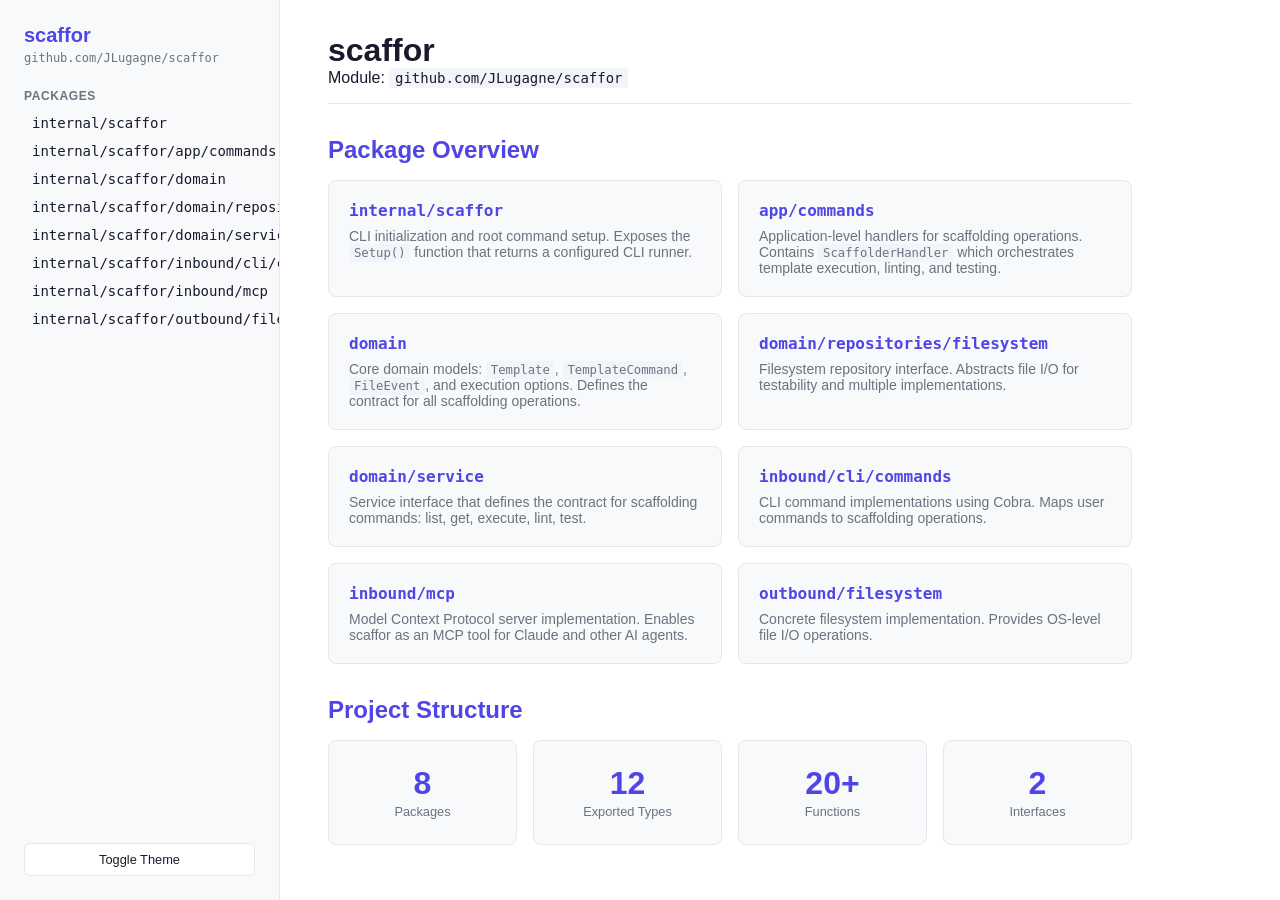
<file: examples/godoc-html/index.html>
<!DOCTYPE html>
<html lang="en" data-theme="light">
<head>
  <meta charset="UTF-8">
  <meta name="viewport" content="width=device-width, initial-scale=1.0">
  <title>scaffor — Documentation</title>
  <link rel="stylesheet" href="style.css">
</head>
<body>

  <nav class="sidebar" id="sidebar">
    <div class="sidebar-header">
      <h1>scaffor</h1>
      <p class="module-path">github.com/JLugagne/scaffor</p>
    </div>

    <div class="sidebar-section">
      <h3>Packages</h3>
      <ul id="package-list">
        <li><a href="packages/init.html">internal/scaffor</a></li>
        <li><a href="packages/commands.html">internal/scaffor/app/commands</a></li>
        <li><a href="packages/domain.html">internal/scaffor/domain</a></li>
        <li><a href="packages/filesystem.html">internal/scaffor/domain/repositories/filesystem</a></li>
        <li><a href="packages/service.html">internal/scaffor/domain/service</a></li>
        <li><a href="packages/cli-commands.html">internal/scaffor/inbound/cli/commands</a></li>
        <li><a href="packages/mcp.html">internal/scaffor/inbound/mcp</a></li>
        <li><a href="packages/outbound-filesystem.html">internal/scaffor/outbound/filesystem</a></li>
      </ul>
    </div>

    <div class="sidebar-footer">
      <button id="theme-toggle" onclick="toggleTheme()">Toggle Theme</button>
    </div>
  </nav>

  <main class="content">
    <header>
      <h1>scaffor</h1>
      <p>Module: <code>github.com/JLugagne/scaffor</code></p>
    </header>

    <section class="overview">
      <h2>Package Overview</h2>
      <div class="package-grid" id="package-grid">
        <div class="package-card">
          <h3>internal/scaffor</h3>
          <p>CLI initialization and root command setup. Exposes the <code>Setup()</code> function that returns a configured CLI runner.</p>
        </div>
        <div class="package-card">
          <h3>app/commands</h3>
          <p>Application-level handlers for scaffolding operations. Contains <code>ScaffolderHandler</code> which orchestrates template execution, linting, and testing.</p>
        </div>
        <div class="package-card">
          <h3>domain</h3>
          <p>Core domain models: <code>Template</code>, <code>TemplateCommand</code>, <code>FileEvent</code>, and execution options. Defines the contract for all scaffolding operations.</p>
        </div>
        <div class="package-card">
          <h3>domain/repositories/filesystem</h3>
          <p>Filesystem repository interface. Abstracts file I/O for testability and multiple implementations.</p>
        </div>
        <div class="package-card">
          <h3>domain/service</h3>
          <p>Service interface that defines the contract for scaffolding commands: list, get, execute, lint, test.</p>
        </div>
        <div class="package-card">
          <h3>inbound/cli/commands</h3>
          <p>CLI command implementations using Cobra. Maps user commands to scaffolding operations.</p>
        </div>
        <div class="package-card">
          <h3>inbound/mcp</h3>
          <p>Model Context Protocol server implementation. Enables scaffor as an MCP tool for Claude and other AI agents.</p>
        </div>
        <div class="package-card">
          <h3>outbound/filesystem</h3>
          <p>Concrete filesystem implementation. Provides OS-level file I/O operations.</p>
        </div>
      </div>
    </section>

    <section class="quick-stats">
      <h2>Project Structure</h2>
      <!-- AGENT: Run go-surgeon graph --summary --deps
           Fill in the counts below -->
      <div class="stats-grid">
        <div class="stat-card">
          <span class="stat-number">8</span>
          <span class="stat-label">Packages</span>
        </div>
        <div class="stat-card">
          <span class="stat-number">12</span>
          <span class="stat-label">Exported Types</span>
        </div>
        <div class="stat-card">
          <span class="stat-number">20+</span>
          <span class="stat-label">Functions</span>
        </div>
        <div class="stat-card">
          <span class="stat-number">2</span>
          <span class="stat-label">Interfaces</span>
        </div>
      </div>
    </section>
  </main>

  <script src="app.js"></script>
</body>
</html>
</file>
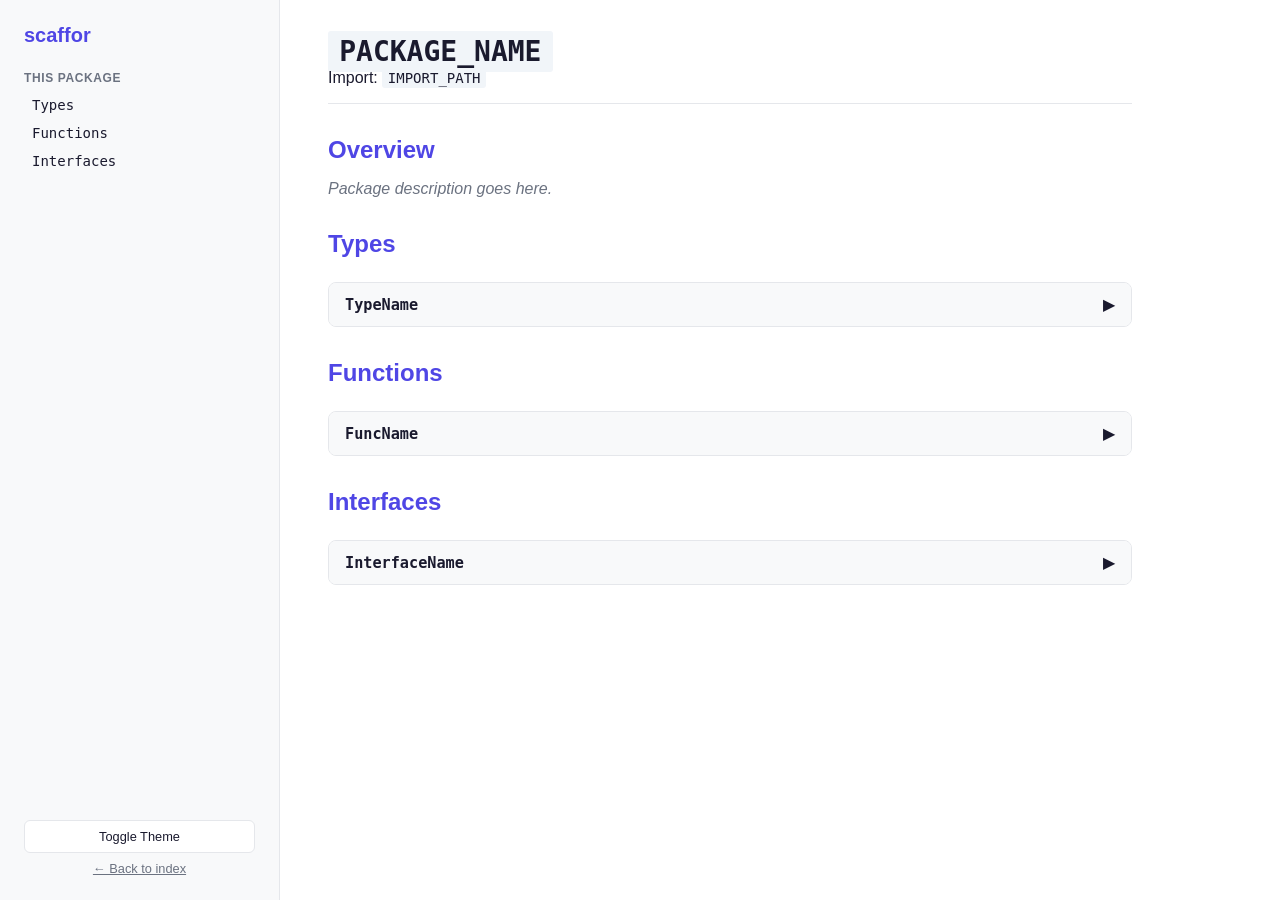
<file: examples/godoc-html/packages/_template.html>
<!DOCTYPE html>
<html lang="en" data-theme="light">
<head>
  <meta charset="UTF-8">
  <meta name="viewport" content="width=device-width, initial-scale=1.0">
  <title>Package Template — scaffor</title>
  <link rel="stylesheet" href="../style.css">
</head>
<body>

  <nav class="sidebar">
    <div class="sidebar-header">
      <h1><a href="../index.html" style="color:inherit;text-decoration:none">scaffor</a></h1>
    </div>
    <div class="sidebar-section">
      <h3>This Package</h3>
      <ul>
        <li><a href="#types">Types</a></li>
        <li><a href="#functions">Functions</a></li>
        <li><a href="#interfaces">Interfaces</a></li>
      </ul>
    </div>
    <div class="sidebar-footer">
      <button id="theme-toggle" onclick="toggleTheme()">Toggle Theme</button>
      <a href="../index.html" style="display:block;margin-top:0.5rem;text-align:center;font-size:0.8rem;color:var(--text-muted)">← Back to index</a>
    </div>
  </nav>

  <main class="content">
    <header>
      <h1><code>PACKAGE_NAME</code></h1>
      <p>Import: <code>IMPORT_PATH</code></p>
    </header>

    <section>
      <h2>Overview</h2>
      <p class="placeholder">
        <!-- AGENT: Run go-surgeon graph --summary --dir PACKAGE_DIR -->
        Package description goes here.
      </p>
    </section>

    <section id="types">
      <h2>Types</h2>
      <!-- AGENT: For each type from go-surgeon graph --symbols:
           Create a .symbol-section div like this: -->
      <div class="symbol-section">
        <div class="symbol-header">
          <h4>TypeName</h4>
          <span class="arrow">▶</span>
        </div>
        <div class="symbol-body">
          <p class="placeholder">Doc comment from go-surgeon symbol TypeName</p>
          <pre><code>// Signature from: go-surgeon symbol TypeName --body</code></pre>
        </div>
      </div>
    </section>

    <section id="functions">
      <h2>Functions</h2>
      <!-- AGENT: Same pattern as types -->
      <div class="symbol-section">
        <div class="symbol-header">
          <h4>FuncName</h4>
          <span class="arrow">▶</span>
        </div>
        <div class="symbol-body">
          <p class="placeholder">Doc comment from go-surgeon symbol FuncName</p>
          <pre><code>// Signature from: go-surgeon symbol FuncName --body</code></pre>
        </div>
      </div>
    </section>

    <section id="interfaces">
      <h2>Interfaces</h2>
      <!-- AGENT: Same pattern -->
      <div class="symbol-section">
        <div class="symbol-header">
          <h4>InterfaceName</h4>
          <span class="arrow">▶</span>
        </div>
        <div class="symbol-body">
          <p class="placeholder">Doc + methods from go-surgeon symbol InterfaceName --body</p>
          <pre><code>// Signature from: go-surgeon symbol InterfaceName --body</code></pre>
        </div>
      </div>
    </section>
  </main>

  <script src="../app.js"></script>
</body>
</html>
</file>
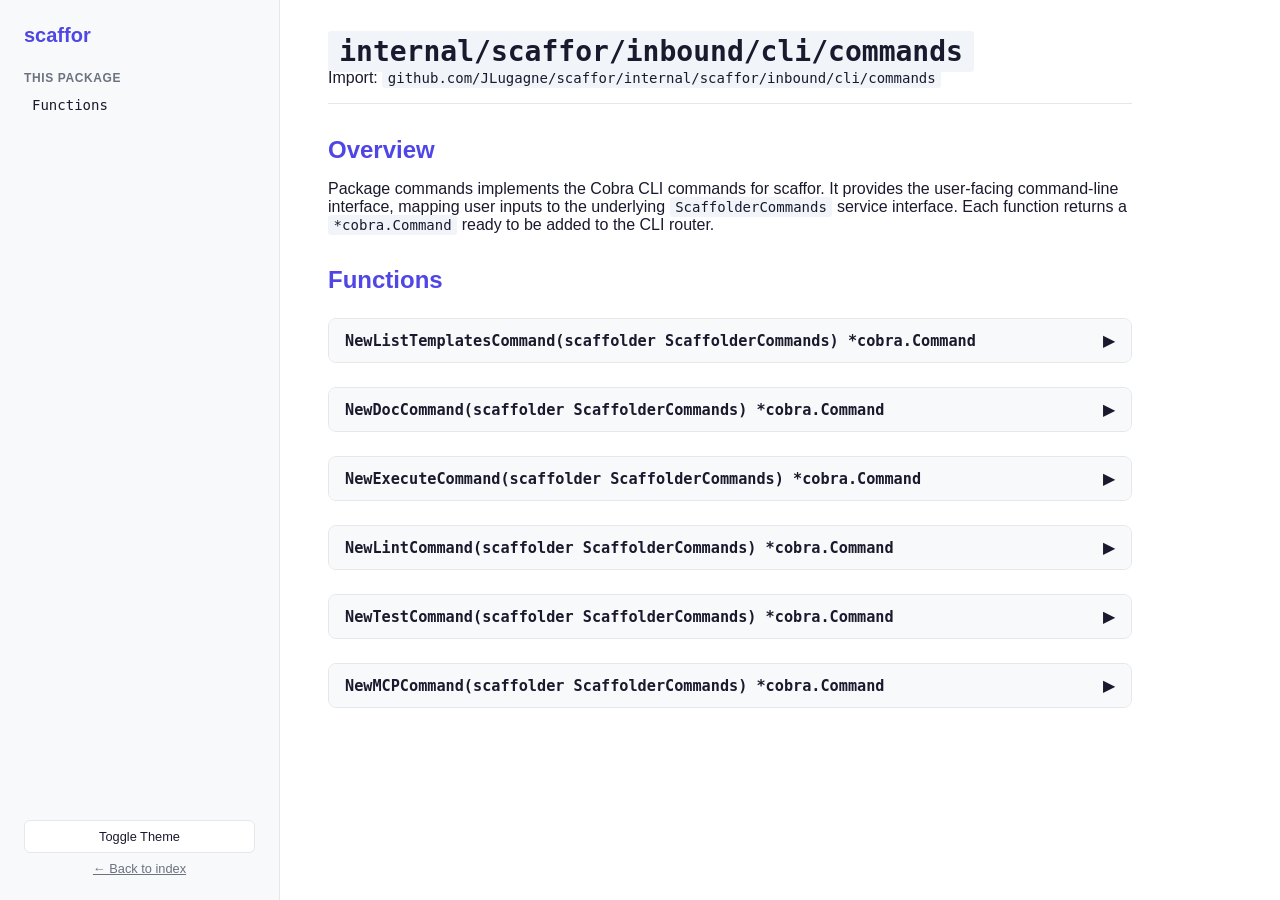
<file: examples/godoc-html/packages/cli-commands.html>
<!DOCTYPE html>
<html lang="en" data-theme="light">
<head>
  <meta charset="UTF-8">
  <meta name="viewport" content="width=device-width, initial-scale=1.0">
  <title>inbound/cli/commands — scaffor</title>
  <link rel="stylesheet" href="../style.css">
</head>
<body>

  <nav class="sidebar">
    <div class="sidebar-header">
      <h1><a href="../index.html" style="color:inherit;text-decoration:none">scaffor</a></h1>
    </div>
    <div class="sidebar-section">
      <h3>This Package</h3>
      <ul>
        <li><a href="#functions">Functions</a></li>
      </ul>
    </div>
    <div class="sidebar-footer">
      <button id="theme-toggle" onclick="toggleTheme()">Toggle Theme</button>
      <a href="../index.html" style="display:block;margin-top:0.5rem;text-align:center;font-size:0.8rem;color:var(--text-muted)">← Back to index</a>
    </div>
  </nav>

  <main class="content">
    <header>
      <h1><code>internal/scaffor/inbound/cli/commands</code></h1>
      <p>Import: <code>github.com/JLugagne/scaffor/internal/scaffor/inbound/cli/commands</code></p>
    </header>

    <section>
      <h2>Overview</h2>
      <p>
        Package commands implements the Cobra CLI commands for scaffor. It provides the user-facing command-line interface, mapping user inputs to the underlying <code>ScaffolderCommands</code> service interface. Each function returns a <code>*cobra.Command</code> ready to be added to the CLI router.
      </p>
    </section>

    <section id="functions">
      <h2>Functions</h2>

      <div class="symbol-section">
        <div class="symbol-header">
          <h4>NewListTemplatesCommand(scaffolder ScaffolderCommands) *cobra.Command</h4>
          <span class="arrow">▶</span>
        </div>
        <div class="symbol-body">
          <p>NewListTemplatesCommand creates the <code>scaffor list</code> command.</p>
          <pre><code>func NewListTemplatesCommand(scaffolder service.ScaffolderCommands) *cobra.Command</code></pre>
          <p>Lists all available templates with their names and descriptions.</p>
        </div>
      </div>

      <div class="symbol-section">
        <div class="symbol-header">
          <h4>NewDocCommand(scaffolder ScaffolderCommands) *cobra.Command</h4>
          <span class="arrow">▶</span>
        </div>
        <div class="symbol-body">
          <p>NewDocCommand creates the <code>scaffor doc</code> command.</p>
          <pre><code>func NewDocCommand(scaffolder service.ScaffolderCommands) *cobra.Command</code></pre>
          <p>Shows documentation for a template or its specific commands. Usage:</p>
          <ul style="margin-top:0.5rem">
            <li><code>scaffor doc &lt;template&gt;</code> — Show all commands in a template</li>
            <li><code>scaffor doc &lt;template&gt; &lt;command&gt;</code> — Show variables for a specific command</li>
          </ul>
        </div>
      </div>

      <div class="symbol-section">
        <div class="symbol-header">
          <h4>NewExecuteCommand(scaffolder ScaffolderCommands) *cobra.Command</h4>
          <span class="arrow">▶</span>
        </div>
        <div class="symbol-body">
          <p>NewExecuteCommand creates the <code>scaffor execute</code> command.</p>
          <pre><code>func NewExecuteCommand(scaffolder service.ScaffolderCommands) *cobra.Command</code></pre>
          <p>Executes a template command with the given parameters. Usage:</p>
          <ul style="margin-top:0.5rem">
            <li><code>scaffor execute &lt;template&gt; &lt;command&gt; --set Key=Value</code></li>
            <li><code>--dry-run</code> — Preview changes without applying them</li>
            <li><code>--skip</code> — Skip files that already exist</li>
            <li><code>--force</code> — Overwrite existing files</li>
          </ul>
        </div>
      </div>

      <div class="symbol-section">
        <div class="symbol-header">
          <h4>NewLintCommand(scaffolder ScaffolderCommands) *cobra.Command</h4>
          <span class="arrow">▶</span>
        </div>
        <div class="symbol-body">
          <p>NewLintCommand creates the <code>scaffor lint</code> command.</p>
          <pre><code>func NewLintCommand(scaffolder service.ScaffolderCommands) *cobra.Command</code></pre>
          <p>Validates a template manifest for errors. Returns detailed error messages indicating what needs to be fixed.</p>
        </div>
      </div>

      <div class="symbol-section">
        <div class="symbol-header">
          <h4>NewTestCommand(scaffolder ScaffolderCommands) *cobra.Command</h4>
          <span class="arrow">▶</span>
        </div>
        <div class="symbol-body">
          <p>NewTestCommand creates the <code>scaffor test</code> command.</p>
          <pre><code>func NewTestCommand(scaffolder service.ScaffolderCommands) *cobra.Command</code></pre>
          <p>Runs a template's test suite in a temporary directory and validates the output.</p>
        </div>
      </div>

      <div class="symbol-section">
        <div class="symbol-header">
          <h4>NewMCPCommand(scaffolder ScaffolderCommands) *cobra.Command</h4>
          <span class="arrow">▶</span>
        </div>
        <div class="symbol-body">
          <p>NewMCPCommand creates the <code>scaffor mcp</code> command.</p>
          <pre><code>func NewMCPCommand(scaffolder service.ScaffolderCommands) *cobra.Command</code></pre>
          <p>Starts the Model Context Protocol server, enabling scaffor to be used as an MCP tool for Claude and other AI agents.</p>
        </div>
      </div>
    </section>
  </main>

  <script src="../app.js"></script>
</body>
</html>
</file>
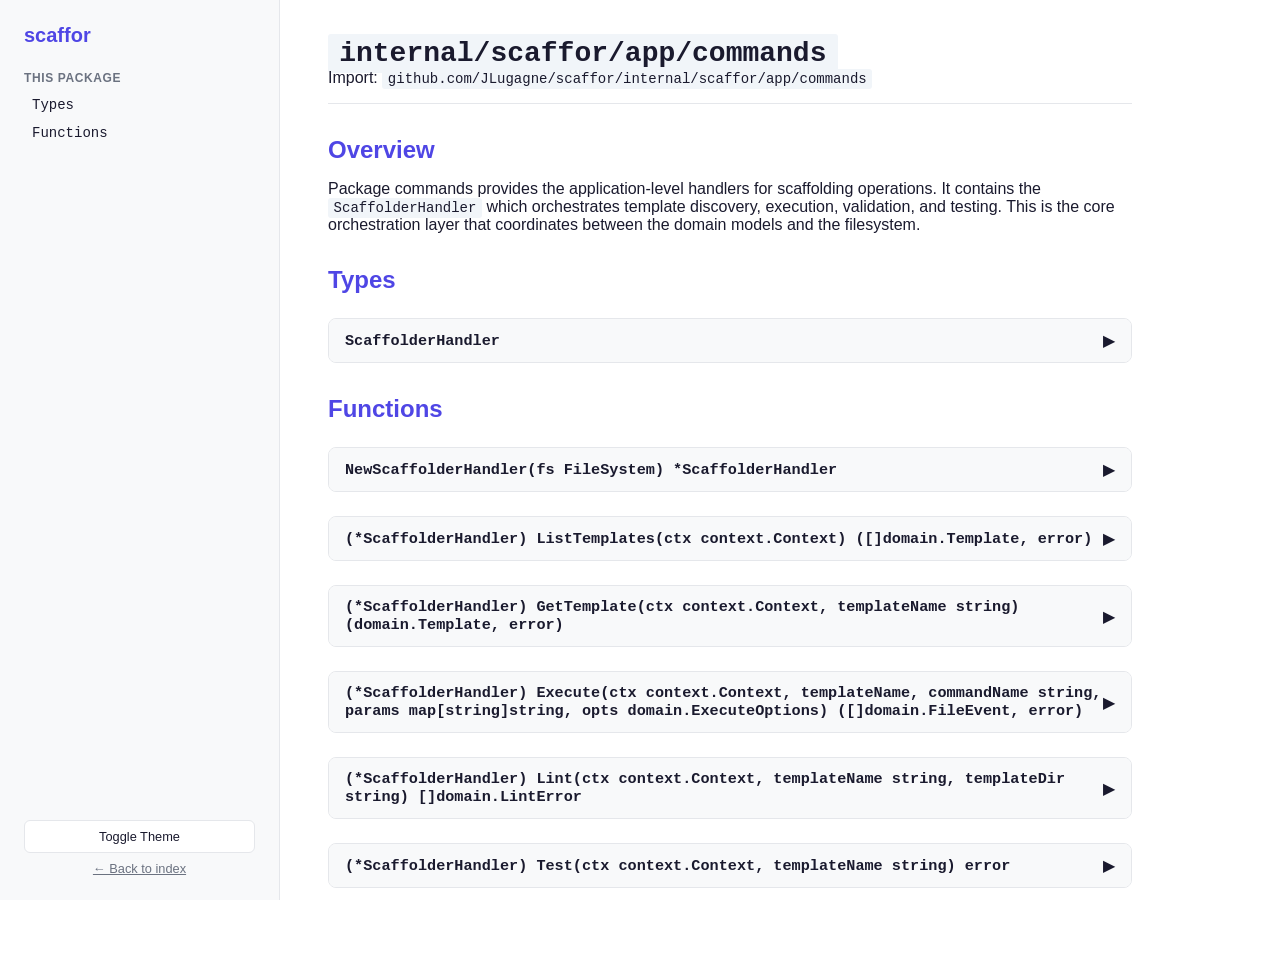
<file: examples/godoc-html/packages/commands.html>
<!DOCTYPE html>
<html lang="en" data-theme="light">
<head>
  <meta charset="UTF-8">
  <meta name="viewport" content="width=device-width, initial-scale=1.0">
  <title>app/commands — scaffor</title>
  <link rel="stylesheet" href="../style.css">
</head>
<body>

  <nav class="sidebar">
    <div class="sidebar-header">
      <h1><a href="../index.html" style="color:inherit;text-decoration:none">scaffor</a></h1>
    </div>
    <div class="sidebar-section">
      <h3>This Package</h3>
      <ul>
        <li><a href="#types">Types</a></li>
        <li><a href="#functions">Functions</a></li>
      </ul>
    </div>
    <div class="sidebar-footer">
      <button id="theme-toggle" onclick="toggleTheme()">Toggle Theme</button>
      <a href="../index.html" style="display:block;margin-top:0.5rem;text-align:center;font-size:0.8rem;color:var(--text-muted)">← Back to index</a>
    </div>
  </nav>

  <main class="content">
    <header>
      <h1><code>internal/scaffor/app/commands</code></h1>
      <p>Import: <code>github.com/JLugagne/scaffor/internal/scaffor/app/commands</code></p>
    </header>

    <section>
      <h2>Overview</h2>
      <p>
        Package commands provides the application-level handlers for scaffolding operations. It contains the <code>ScaffolderHandler</code> which orchestrates template discovery, execution, validation, and testing. This is the core orchestration layer that coordinates between the domain models and the filesystem.
      </p>
    </section>

    <section id="types">
      <h2>Types</h2>

      <div class="symbol-section">
        <div class="symbol-header">
          <h4>ScaffolderHandler</h4>
          <span class="arrow">▶</span>
        </div>
        <div class="symbol-body">
          <p>ScaffolderHandler handles manifest-driven scaffolding operations.</p>
          <pre><code>type ScaffolderHandler struct {
    fs filesystem.FileSystem // Filesystem implementation
}</code></pre>
          <p>ScaffolderHandler is the main orchestrator that implements the <code>ScaffolderCommands</code> service interface. It coordinates template discovery, execution, validation, and testing.</p>
        </div>
      </div>
    </section>

    <section id="functions">
      <h2>Functions</h2>

      <div class="symbol-section">
        <div class="symbol-header">
          <h4>NewScaffolderHandler(fs FileSystem) *ScaffolderHandler</h4>
          <span class="arrow">▶</span>
        </div>
        <div class="symbol-body">
          <p>NewScaffolderHandler creates a new ScaffolderHandler with the given filesystem implementation.</p>
          <pre><code>func NewScaffolderHandler(fs filesystem.FileSystem) *ScaffolderHandler</code></pre>
        </div>
      </div>

      <div class="symbol-section">
        <div class="symbol-header">
          <h4>(*ScaffolderHandler) ListTemplates(ctx context.Context) ([]domain.Template, error)</h4>
          <span class="arrow">▶</span>
        </div>
        <div class="symbol-body">
          <p>ListTemplates discovers and returns all available templates from the <code>.scaffor-templates/</code> directory.</p>
          <pre><code>func (h *ScaffolderHandler) ListTemplates(ctx context.Context) ([]domain.Template, error)</code></pre>
          <p>Returns a slice of all Template definitions found in the .scaffor-templates directory, or an error if the directory cannot be read.</p>
        </div>
      </div>

      <div class="symbol-section">
        <div class="symbol-header">
          <h4>(*ScaffolderHandler) GetTemplate(ctx context.Context, templateName string) (domain.Template, error)</h4>
          <span class="arrow">▶</span>
        </div>
        <div class="symbol-body">
          <p>GetTemplate loads and returns a single template by name.</p>
          <pre><code>func (h *ScaffolderHandler) GetTemplate(ctx context.Context, templateName string) (domain.Template, error)</code></pre>
          <p>Reads the manifest.yaml file for the named template and returns the parsed Template object.</p>
        </div>
      </div>

      <div class="symbol-section">
        <div class="symbol-header">
          <h4>(*ScaffolderHandler) Execute(ctx context.Context, templateName, commandName string, params map[string]string, opts domain.ExecuteOptions) ([]domain.FileEvent, error)</h4>
          <span class="arrow">▶</span>
        </div>
        <div class="symbol-body">
          <p>Execute runs a template command with the given parameters and options.</p>
          <pre><code>func (h *ScaffolderHandler) Execute(ctx context.Context, templateName, commandName string, params map[string]string, opts domain.ExecuteOptions) ([]domain.FileEvent, error)</code></pre>
          <p>Executes template file transformations, variable substitution, and shell commands. Returns a list of FileEvents describing what was created, overwritten, or skipped.</p>
        </div>
      </div>

      <div class="symbol-section">
        <div class="symbol-header">
          <h4>(*ScaffolderHandler) Lint(ctx context.Context, templateName string, templateDir string) []domain.LintError</h4>
          <span class="arrow">▶</span>
        </div>
        <div class="symbol-body">
          <p>Lint validates a template manifest for errors.</p>
          <pre><code>func (h *ScaffolderHandler) Lint(ctx context.Context, templateName string, templateDir string) []domain.LintError</code></pre>
          <p>Returns a slice of LintError objects describing any validation issues found in the template manifest.</p>
        </div>
      </div>

      <div class="symbol-section">
        <div class="symbol-header">
          <h4>(*ScaffolderHandler) Test(ctx context.Context, templateName string) error</h4>
          <span class="arrow">▶</span>
        </div>
        <div class="symbol-body">
          <p>Test executes the template's test block in a temporary directory to validate it works correctly.</p>
          <pre><code>func (h *ScaffolderHandler) Test(ctx context.Context, templateName string) error</code></pre>
          <p>Runs all test steps defined in the template's test block and validates the output using the validate commands. Returns an error if any test or validation step fails.</p>
        </div>
      </div>
    </section>
  </main>

  <script src="../app.js"></script>
</body>
</html>
</file>
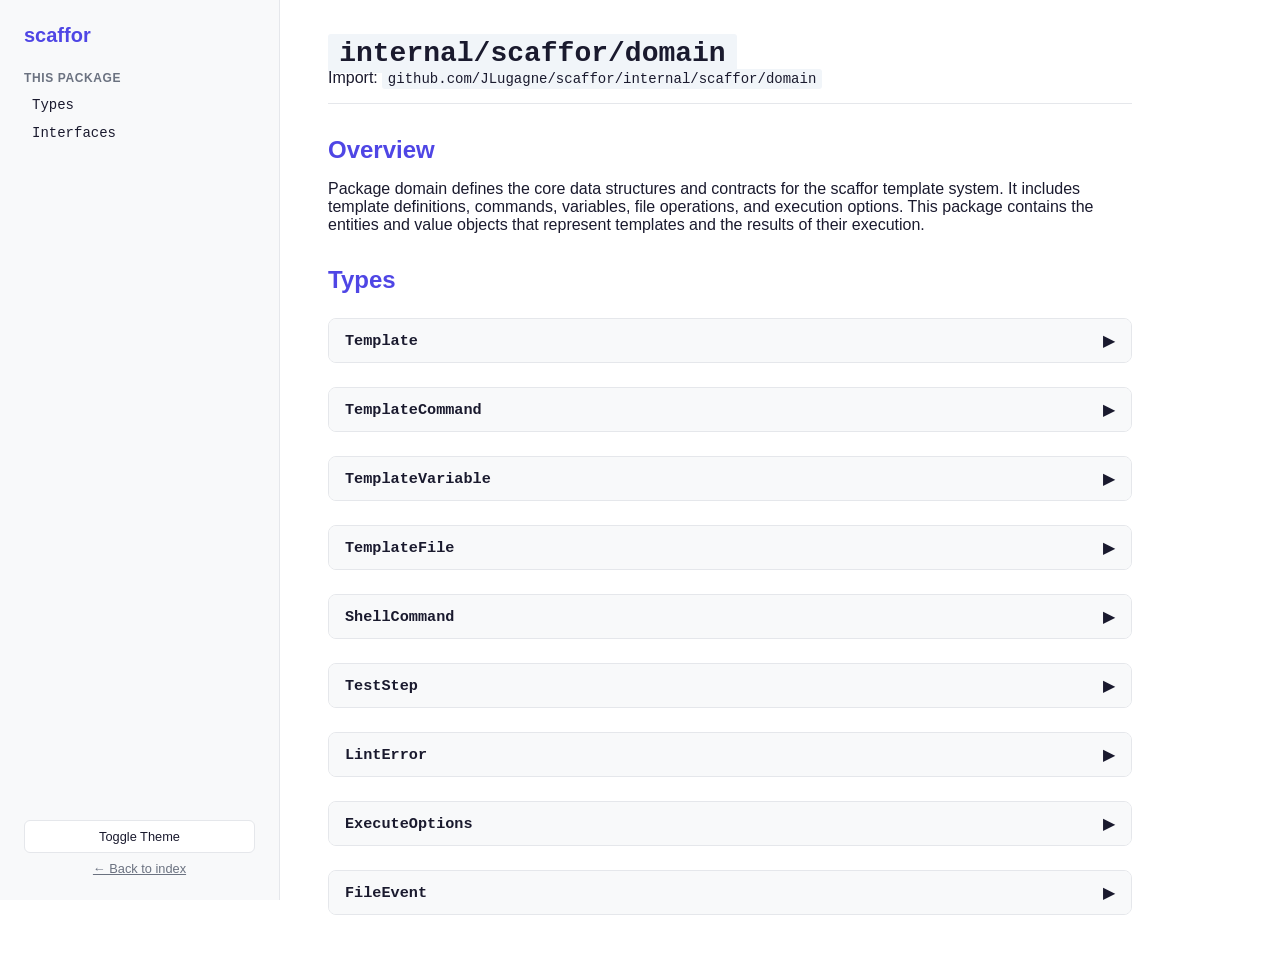
<file: examples/godoc-html/packages/domain.html>
<!DOCTYPE html>
<html lang="en" data-theme="light">
<head>
  <meta charset="UTF-8">
  <meta name="viewport" content="width=device-width, initial-scale=1.0">
  <title>domain — scaffor</title>
  <link rel="stylesheet" href="../style.css">
</head>
<body>

  <nav class="sidebar">
    <div class="sidebar-header">
      <h1><a href="../index.html" style="color:inherit;text-decoration:none">scaffor</a></h1>
    </div>
    <div class="sidebar-section">
      <h3>This Package</h3>
      <ul>
        <li><a href="#types">Types</a></li>
        <li><a href="#interfaces">Interfaces</a></li>
      </ul>
    </div>
    <div class="sidebar-footer">
      <button id="theme-toggle" onclick="toggleTheme()">Toggle Theme</button>
      <a href="../index.html" style="display:block;margin-top:0.5rem;text-align:center;font-size:0.8rem;color:var(--text-muted)">← Back to index</a>
    </div>
  </nav>

  <main class="content">
    <header>
      <h1><code>internal/scaffor/domain</code></h1>
      <p>Import: <code>github.com/JLugagne/scaffor/internal/scaffor/domain</code></p>
    </header>

    <section>
      <h2>Overview</h2>
      <p>
        Package domain defines the core data structures and contracts for the scaffor template system. It includes template definitions, commands, variables, file operations, and execution options. This package contains the entities and value objects that represent templates and the results of their execution.
      </p>
    </section>

    <section id="types">
      <h2>Types</h2>

      <div class="symbol-section">
        <div class="symbol-header">
          <h4>Template</h4>
          <span class="arrow">▶</span>
        </div>
        <div class="symbol-body">
          <p>Template represents a complete scaffolding template manifest.</p>
          <pre><code>type Template struct {
    Name          string            // Template name
    Description   string            // Template description
    Commands      []TemplateCommand // Available commands
    ShellCommands []ShellCommand    // Global shell commands
    Test          []TestStep        // Test steps for validation
    Validate      []string          // Validation commands
}</code></pre>
        </div>
      </div>

      <div class="symbol-section">
        <div class="symbol-header">
          <h4>TemplateCommand</h4>
          <span class="arrow">▶</span>
        </div>
        <div class="symbol-body">
          <p>TemplateCommand defines a single command within a template.</p>
          <pre><code>type TemplateCommand struct {
    Command      string            // Command name
    Description  string            // Command description
    Variables    []TemplateVariable// Required variables
    Files        []TemplateFile    // Files to create
    PostCommands []string          // Commands to run after
    ShellCommands []ShellCommand   // Shell commands for this command
    Hint         string            // User-facing hint
}</code></pre>
        </div>
      </div>

      <div class="symbol-section">
        <div class="symbol-header">
          <h4>TemplateVariable</h4>
          <span class="arrow">▶</span>
        </div>
        <div class="symbol-body">
          <p>TemplateVariable defines a template variable that must be provided at execution time.</p>
          <pre><code>type TemplateVariable struct {
    Key         string // Variable name
    Description string // Variable description
}</code></pre>
        </div>
      </div>

      <div class="symbol-section">
        <div class="symbol-header">
          <h4>TemplateFile</h4>
          <span class="arrow">▶</span>
        </div>
        <div class="symbol-body">
          <p>TemplateFile specifies a file to be created or modified during template execution.</p>
          <pre><code>type TemplateFile struct {
    Source    string // Template source file
    Destination string // Target destination path
    OnConflict string // Conflict resolution strategy
}</code></pre>
        </div>
      </div>

      <div class="symbol-section">
        <div class="symbol-header">
          <h4>ShellCommand</h4>
          <span class="arrow">▶</span>
        </div>
        <div class="symbol-body">
          <p>ShellCommand defines a shell command to execute during or after template application.</p>
          <pre><code>type ShellCommand struct {
    Command string // Shell command to execute
    Mode    string // Execution mode (all, per-file, etc.)
    Pattern string // Glob pattern for matching files
    Silent  bool   // Suppress output
}</code></pre>
        </div>
      </div>

      <div class="symbol-section">
        <div class="symbol-header">
          <h4>TestStep</h4>
          <span class="arrow">▶</span>
        </div>
        <div class="symbol-body">
          <p>TestStep defines a command and parameters to test a template.</p>
          <pre><code>type TestStep struct {
    Command string            // Command name to test
    Params  map[string]string // Parameters to provide
}</code></pre>
        </div>
      </div>

      <div class="symbol-section">
        <div class="symbol-header">
          <h4>LintError</h4>
          <span class="arrow">▶</span>
        </div>
        <div class="symbol-body">
          <p>LintError represents a validation error found during template linting.</p>
          <pre><code>type LintError struct {
    Command string // Command name
    Field   string // Field with error
    Message string // Error message
}

func (e LintError) Error() string // Implements error interface</code></pre>
        </div>
      </div>

      <div class="symbol-section">
        <div class="symbol-header">
          <h4>ExecuteOptions</h4>
          <span class="arrow">▶</span>
        </div>
        <div class="symbol-body">
          <p>ExecuteOptions controls the behavior of template execution.</p>
          <pre><code>type ExecuteOptions struct {
    DryRun bool // Show what would be done without making changes
    Skip   bool // Skip files that already exist
    Force  bool // Overwrite existing files
}</code></pre>
        </div>
      </div>

      <div class="symbol-section">
        <div class="symbol-header">
          <h4>FileEvent</h4>
          <span class="arrow">▶</span>
        </div>
        <div class="symbol-body">
          <p>FileEvent represents a file operation that occurred during template execution.</p>
          <pre><code>type FileEvent struct {
    Path   string // File path affected
    Action string // Action performed (created, overwritten, skipped)
}</code></pre>
        </div>
      </div>
    </section>
  </main>

  <script src="../app.js"></script>
</body>
</html>
</file>
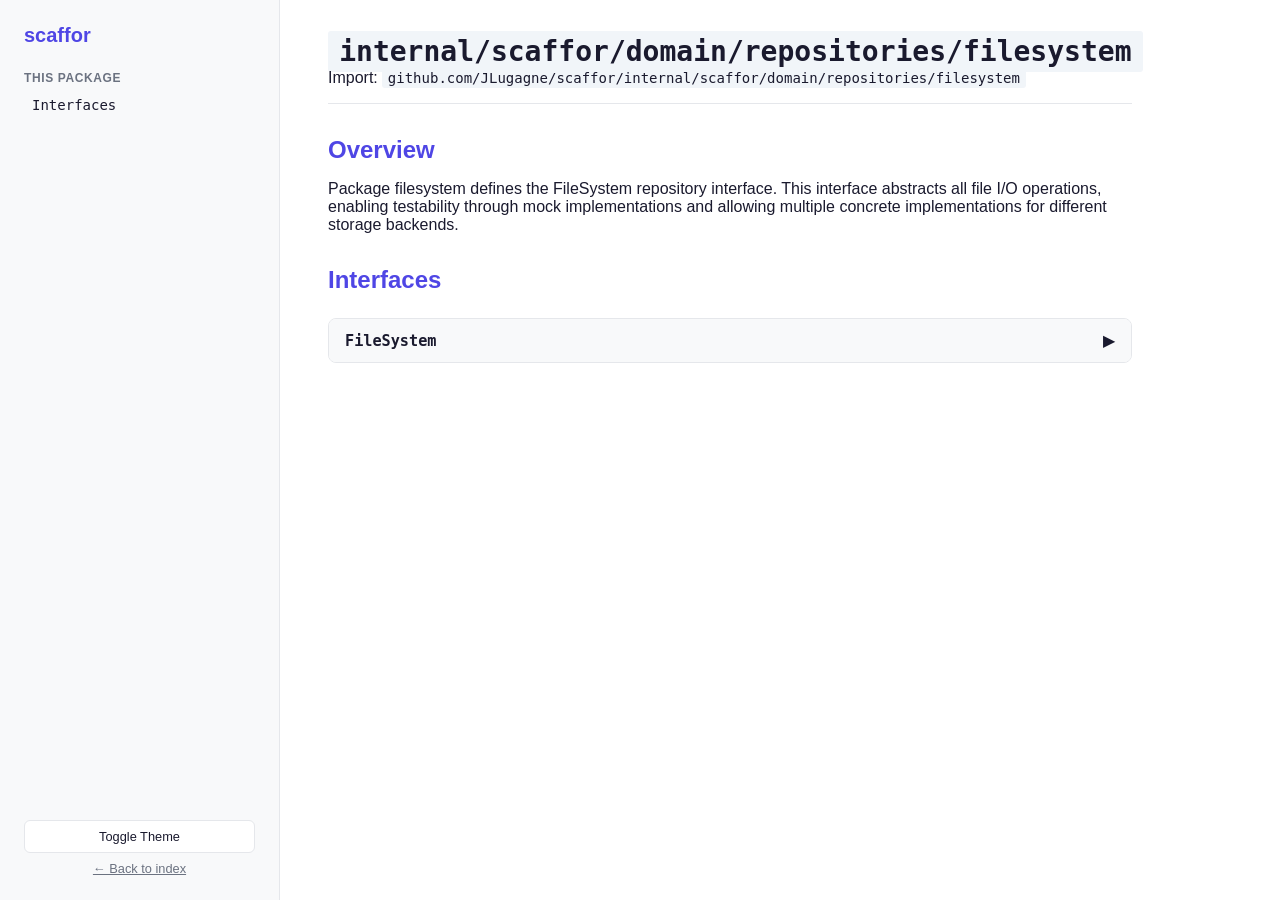
<file: examples/godoc-html/packages/filesystem.html>
<!DOCTYPE html>
<html lang="en" data-theme="light">
<head>
  <meta charset="UTF-8">
  <meta name="viewport" content="width=device-width, initial-scale=1.0">
  <title>domain/repositories/filesystem — scaffor</title>
  <link rel="stylesheet" href="../style.css">
</head>
<body>

  <nav class="sidebar">
    <div class="sidebar-header">
      <h1><a href="../index.html" style="color:inherit;text-decoration:none">scaffor</a></h1>
    </div>
    <div class="sidebar-section">
      <h3>This Package</h3>
      <ul>
        <li><a href="#interfaces">Interfaces</a></li>
      </ul>
    </div>
    <div class="sidebar-footer">
      <button id="theme-toggle" onclick="toggleTheme()">Toggle Theme</button>
      <a href="../index.html" style="display:block;margin-top:0.5rem;text-align:center;font-size:0.8rem;color:var(--text-muted)">← Back to index</a>
    </div>
  </nav>

  <main class="content">
    <header>
      <h1><code>internal/scaffor/domain/repositories/filesystem</code></h1>
      <p>Import: <code>github.com/JLugagne/scaffor/internal/scaffor/domain/repositories/filesystem</code></p>
    </header>

    <section>
      <h2>Overview</h2>
      <p>
        Package filesystem defines the FileSystem repository interface. This interface abstracts all file I/O operations, enabling testability through mock implementations and allowing multiple concrete implementations for different storage backends.
      </p>
    </section>

    <section id="interfaces">
      <h2>Interfaces</h2>

      <div class="symbol-section">
        <div class="symbol-header">
          <h4>FileSystem</h4>
          <span class="arrow">▶</span>
        </div>
        <div class="symbol-body">
          <p>FileSystem defines the interface for file system operations.</p>
          <pre><code>type FileSystem interface {
    ReadFile(ctx context.Context, path string) ([]byte, error)
    WriteFile(ctx context.Context, path string, data []byte) error
    MkdirAll(ctx context.Context, path string) error
}</code></pre>
          <p><strong>Methods:</strong></p>
          <ul style="margin-top:0.5rem">
            <li><code>ReadFile</code> — Read the contents of a file as a byte slice</li>
            <li><code>WriteFile</code> — Write data to a file, creating or overwriting as needed</li>
            <li><code>MkdirAll</code> — Create all parent directories as needed (like mkdir -p)</li>
          </ul>
          <p>All operations accept a context for cancellation and timeout support.</p>
        </div>
      </div>
    </section>
  </main>

  <script src="../app.js"></script>
</body>
</html>
</file>
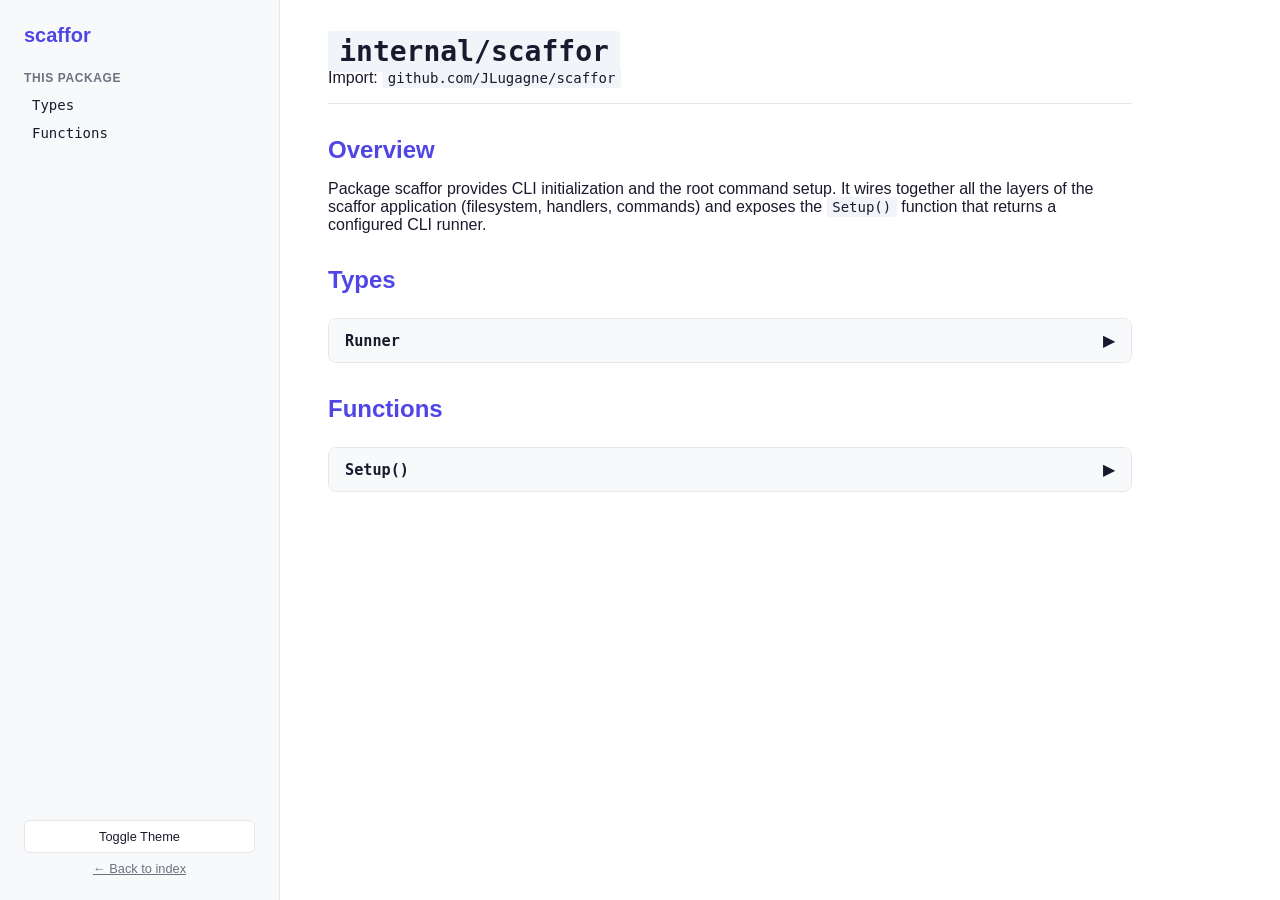
<file: examples/godoc-html/packages/init.html>
<!DOCTYPE html>
<html lang="en" data-theme="light">
<head>
  <meta charset="UTF-8">
  <meta name="viewport" content="width=device-width, initial-scale=1.0">
  <title>internal/scaffor — scaffor</title>
  <link rel="stylesheet" href="../style.css">
</head>
<body>

  <nav class="sidebar">
    <div class="sidebar-header">
      <h1><a href="../index.html" style="color:inherit;text-decoration:none">scaffor</a></h1>
    </div>
    <div class="sidebar-section">
      <h3>This Package</h3>
      <ul>
        <li><a href="#types">Types</a></li>
        <li><a href="#functions">Functions</a></li>
      </ul>
    </div>
    <div class="sidebar-footer">
      <button id="theme-toggle" onclick="toggleTheme()">Toggle Theme</button>
      <a href="../index.html" style="display:block;margin-top:0.5rem;text-align:center;font-size:0.8rem;color:var(--text-muted)">← Back to index</a>
    </div>
  </nav>

  <main class="content">
    <header>
      <h1><code>internal/scaffor</code></h1>
      <p>Import: <code>github.com/JLugagne/scaffor</code></p>
    </header>

    <section>
      <h2>Overview</h2>
      <p>
        Package scaffor provides CLI initialization and the root command setup. It wires together all the layers of the scaffor application (filesystem, handlers, commands) and exposes the <code>Setup()</code> function that returns a configured CLI runner.
      </p>
    </section>

    <section id="types">
      <h2>Types</h2>

      <div class="symbol-section">
        <div class="symbol-header">
          <h4>Runner</h4>
          <span class="arrow">▶</span>
        </div>
        <div class="symbol-body">
          <p>Runner is a function that executes the CLI logic.</p>
          <pre><code>type Runner func(ctx context.Context, args []string) error</code></pre>
          <p>A Runner takes a context and command-line arguments and executes the CLI, returning an error if the execution fails.</p>
        </div>
      </div>
    </section>

    <section id="functions">
      <h2>Functions</h2>

      <div class="symbol-section">
        <div class="symbol-header">
          <h4>Setup()</h4>
          <span class="arrow">▶</span>
        </div>
        <div class="symbol-body">
          <p>Setup initializes and returns a configured CLI runner.</p>
          <pre><code>func Setup() Runner</code></pre>
          <p>Setup performs dependency injection, wiring the filesystem implementation, scaffolder handler, and all CLI commands. It returns a Runner function that executes the Cobra CLI with the given context and arguments.</p>
          <p><strong>Typical workflow:</strong></p>
          <ul style="margin-top:0.5rem">
            <li><code>scaffor list</code> — List available templates</li>
            <li><code>scaffor doc &lt;template&gt;</code> — Read a template's documentation</li>
            <li><code>scaffor doc &lt;template&gt; &lt;command&gt;</code> — See a specific command's variables</li>
            <li><code>scaffor execute &lt;template&gt; &lt;command&gt; --set Key=Value</code> — Execute a template command</li>
          </ul>
        </div>
      </div>
    </section>
  </main>

  <script src="../app.js"></script>
</body>
</html>
</file>
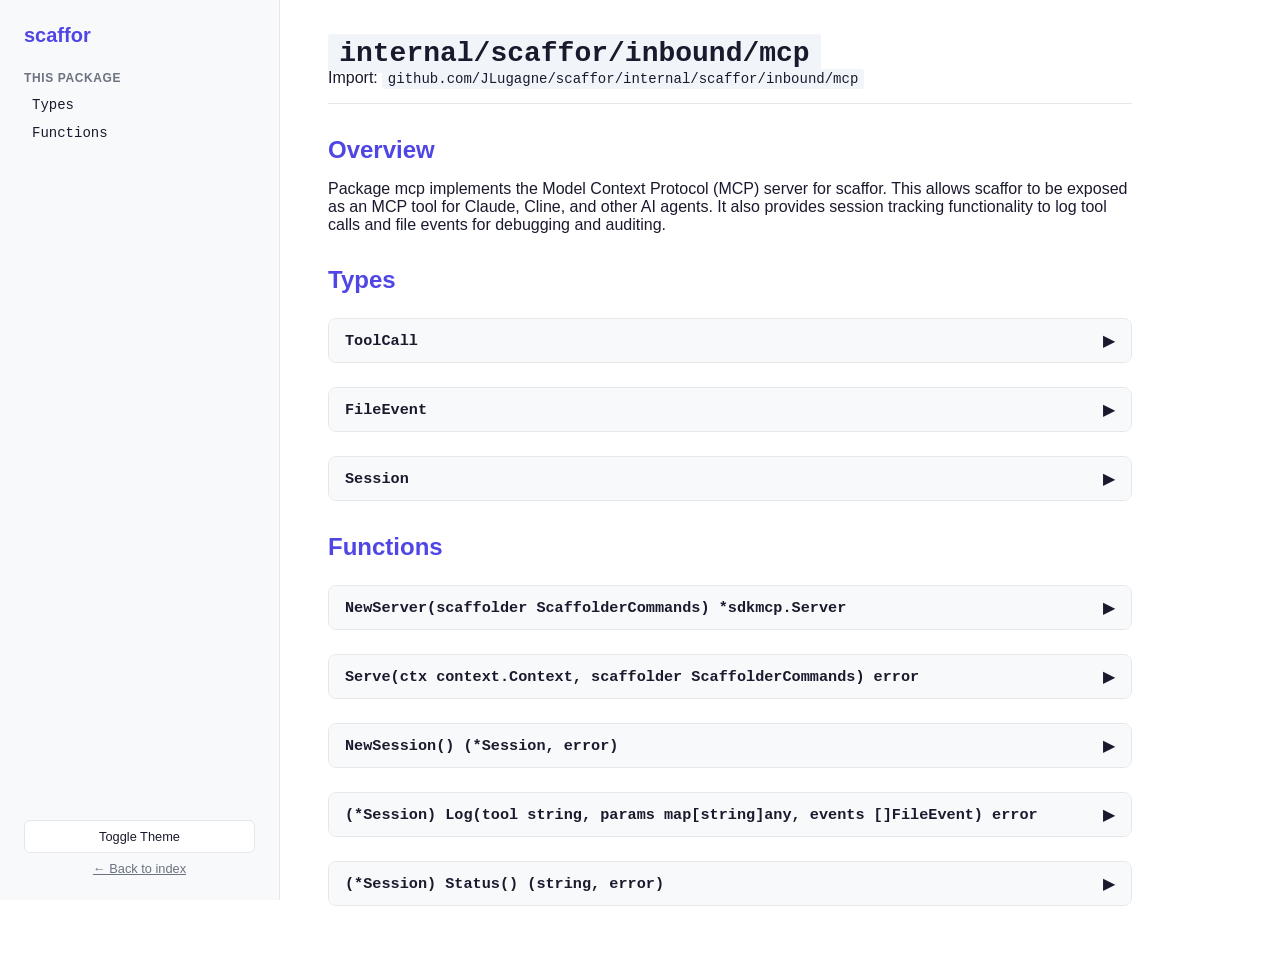
<file: examples/godoc-html/packages/mcp.html>
<!DOCTYPE html>
<html lang="en" data-theme="light">
<head>
  <meta charset="UTF-8">
  <meta name="viewport" content="width=device-width, initial-scale=1.0">
  <title>inbound/mcp — scaffor</title>
  <link rel="stylesheet" href="../style.css">
</head>
<body>

  <nav class="sidebar">
    <div class="sidebar-header">
      <h1><a href="../index.html" style="color:inherit;text-decoration:none">scaffor</a></h1>
    </div>
    <div class="sidebar-section">
      <h3>This Package</h3>
      <ul>
        <li><a href="#types">Types</a></li>
        <li><a href="#functions">Functions</a></li>
      </ul>
    </div>
    <div class="sidebar-footer">
      <button id="theme-toggle" onclick="toggleTheme()">Toggle Theme</button>
      <a href="../index.html" style="display:block;margin-top:0.5rem;text-align:center;font-size:0.8rem;color:var(--text-muted)">← Back to index</a>
    </div>
  </nav>

  <main class="content">
    <header>
      <h1><code>internal/scaffor/inbound/mcp</code></h1>
      <p>Import: <code>github.com/JLugagne/scaffor/internal/scaffor/inbound/mcp</code></p>
    </header>

    <section>
      <h2>Overview</h2>
      <p>
        Package mcp implements the Model Context Protocol (MCP) server for scaffor. This allows scaffor to be exposed as an MCP tool for Claude, Cline, and other AI agents. It also provides session tracking functionality to log tool calls and file events for debugging and auditing.
      </p>
    </section>

    <section id="types">
      <h2>Types</h2>

      <div class="symbol-section">
        <div class="symbol-header">
          <h4>ToolCall</h4>
          <span class="arrow">▶</span>
        </div>
        <div class="symbol-body">
          <p>ToolCall represents a single MCP tool invocation.</p>
          <pre><code>type ToolCall struct {
    Timestamp  time.Time          // When the tool was called
    Tool       string             // Tool name
    Parameters map[string]any     // Input parameters
    FileEvents []FileEvent        // Files affected
}</code></pre>
        </div>
      </div>

      <div class="symbol-section">
        <div class="symbol-header">
          <h4>FileEvent</h4>
          <span class="arrow">▶</span>
        </div>
        <div class="symbol-body">
          <p>FileEvent represents a file operation within an MCP session.</p>
          <pre><code>type FileEvent struct {
    Path   string // File path
    Action string // Action performed (created, overwritten, skipped)
}</code></pre>
        </div>
      </div>

      <div class="symbol-section">
        <div class="symbol-header">
          <h4>Session</h4>
          <span class="arrow">▶</span>
        </div>
        <div class="symbol-body">
          <p>Session tracks all tool calls and file events in an MCP session.</p>
          <pre><code>type Session struct {
    path string        // Path to session log file
    mu   sync.Mutex    // Protects concurrent access
}</code></pre>
          <p>Sessions log every tool invocation and the files affected, enabling audit trails and debugging of AI-driven scaffolding operations.</p>
        </div>
      </div>
    </section>

    <section id="functions">
      <h2>Functions</h2>

      <div class="symbol-section">
        <div class="symbol-header">
          <h4>NewServer(scaffolder ScaffolderCommands) *sdkmcp.Server</h4>
          <span class="arrow">▶</span>
        </div>
        <div class="symbol-body">
          <p>NewServer creates a new MCP server with scaffor tools.</p>
          <pre><code>func NewServer(scaffolder service.ScaffolderCommands) *sdkmcp.Server</code></pre>
          <p>Initializes an MCP server that exposes all scaffor operations as MCP tools. Tools include list, get, execute, lint, and test.</p>
        </div>
      </div>

      <div class="symbol-section">
        <div class="symbol-header">
          <h4>Serve(ctx context.Context, scaffolder ScaffolderCommands) error</h4>
          <span class="arrow">▶</span>
        </div>
        <div class="symbol-body">
          <p>Serve starts the MCP server and listens for requests.</p>
          <pre><code>func Serve(ctx context.Context, scaffolder service.ScaffolderCommands) error</code></pre>
          <p>Blocks until the context is cancelled or the server encounters a fatal error.</p>
        </div>
      </div>

      <div class="symbol-section">
        <div class="symbol-header">
          <h4>NewSession() (*Session, error)</h4>
          <span class="arrow">▶</span>
        </div>
        <div class="symbol-body">
          <p>NewSession creates a new session for logging tool calls.</p>
          <pre><code>func NewSession() (*Session, error)</code></pre>
          <p>Creates a session directory in <code>.scaffor/</code> and returns a Session tracker for recording all tool invocations and file events.</p>
        </div>
      </div>

      <div class="symbol-section">
        <div class="symbol-header">
          <h4>(*Session) Log(tool string, params map[string]any, events []FileEvent) error</h4>
          <span class="arrow">▶</span>
        </div>
        <div class="symbol-body">
          <p>Log records a tool call and its file events to the session.</p>
          <pre><code>func (s *Session) Log(tool string, params map[string]any, events []FileEvent) error</code></pre>
          <p>Appends a timestamped ToolCall entry to the session log. Thread-safe.</p>
        </div>
      </div>

      <div class="symbol-section">
        <div class="symbol-header">
          <h4>(*Session) Status() (string, error)</h4>
          <span class="arrow">▶</span>
        </div>
        <div class="symbol-body">
          <p>Status returns a summary of the current session's tool calls and file events.</p>
          <pre><code>func (s *Session) Status() (string, error)</code></pre>
          <p>Reads the session log and returns a formatted summary of all operations performed in this session.</p>
        </div>
      </div>
    </section>
  </main>

  <script src="../app.js"></script>
</body>
</html>
</file>
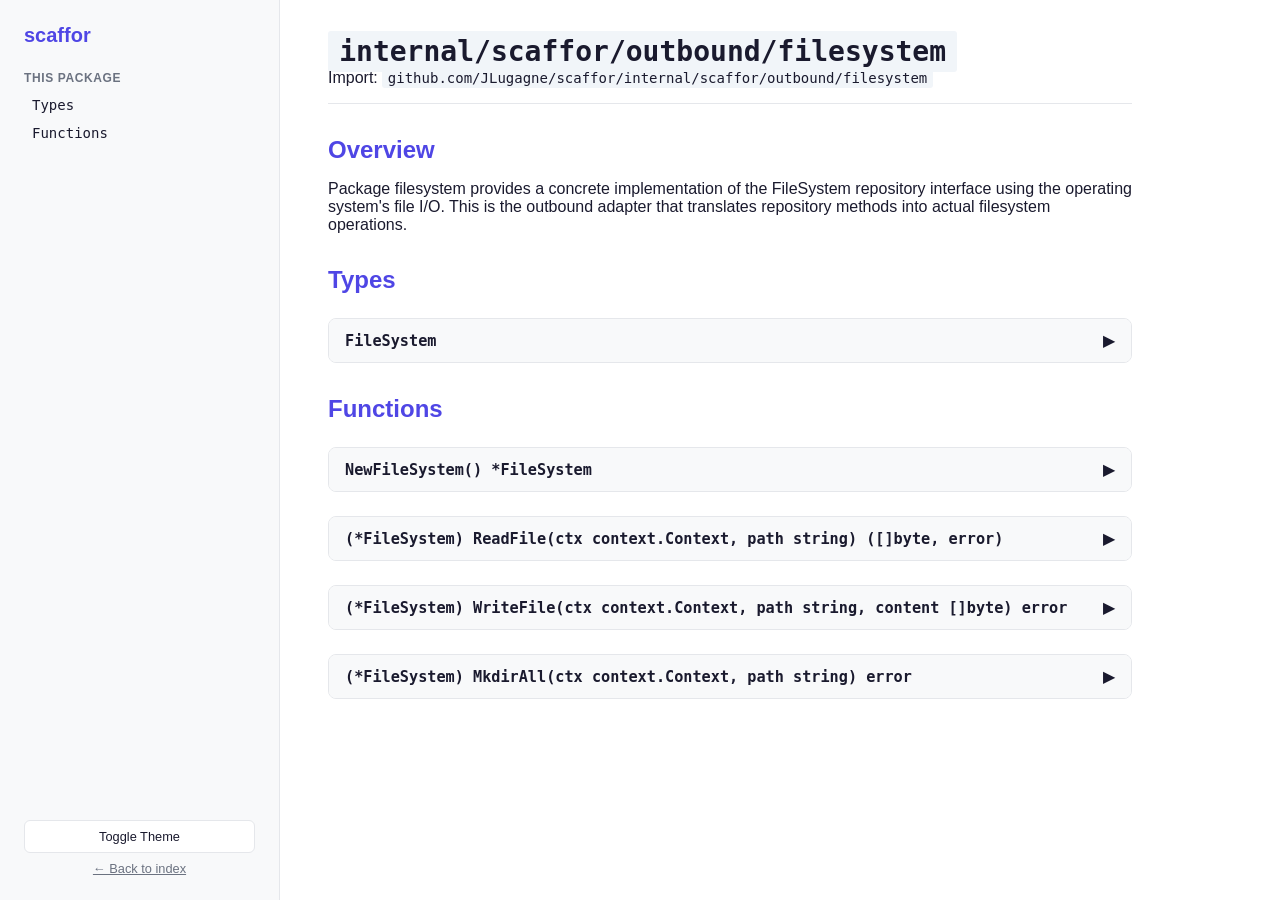
<file: examples/godoc-html/packages/outbound-filesystem.html>
<!DOCTYPE html>
<html lang="en" data-theme="light">
<head>
  <meta charset="UTF-8">
  <meta name="viewport" content="width=device-width, initial-scale=1.0">
  <title>outbound/filesystem — scaffor</title>
  <link rel="stylesheet" href="../style.css">
</head>
<body>

  <nav class="sidebar">
    <div class="sidebar-header">
      <h1><a href="../index.html" style="color:inherit;text-decoration:none">scaffor</a></h1>
    </div>
    <div class="sidebar-section">
      <h3>This Package</h3>
      <ul>
        <li><a href="#types">Types</a></li>
        <li><a href="#functions">Functions</a></li>
      </ul>
    </div>
    <div class="sidebar-footer">
      <button id="theme-toggle" onclick="toggleTheme()">Toggle Theme</button>
      <a href="../index.html" style="display:block;margin-top:0.5rem;text-align:center;font-size:0.8rem;color:var(--text-muted)">← Back to index</a>
    </div>
  </nav>

  <main class="content">
    <header>
      <h1><code>internal/scaffor/outbound/filesystem</code></h1>
      <p>Import: <code>github.com/JLugagne/scaffor/internal/scaffor/outbound/filesystem</code></p>
    </header>

    <section>
      <h2>Overview</h2>
      <p>
        Package filesystem provides a concrete implementation of the FileSystem repository interface using the operating system's file I/O. This is the outbound adapter that translates repository methods into actual filesystem operations.
      </p>
    </section>

    <section id="types">
      <h2>Types</h2>

      <div class="symbol-section">
        <div class="symbol-header">
          <h4>FileSystem</h4>
          <span class="arrow">▶</span>
        </div>
        <div class="symbol-body">
          <p>FileSystem is a concrete implementation of the filesystem repository interface.</p>
          <pre><code>type FileSystem struct {
    // No exported fields
}</code></pre>
          <p>Implements the <code>filesystem.FileSystem</code> interface from <code>domain/repositories/filesystem</code>.</p>
        </div>
      </div>
    </section>

    <section id="functions">
      <h2>Functions</h2>

      <div class="symbol-section">
        <div class="symbol-header">
          <h4>NewFileSystem() *FileSystem</h4>
          <span class="arrow">▶</span>
        </div>
        <div class="symbol-body">
          <p>NewFileSystem creates a new FileSystem instance.</p>
          <pre><code>func NewFileSystem() *FileSystem</code></pre>
        </div>
      </div>

      <div class="symbol-section">
        <div class="symbol-header">
          <h4>(*FileSystem) ReadFile(ctx context.Context, path string) ([]byte, error)</h4>
          <span class="arrow">▶</span>
        </div>
        <div class="symbol-body">
          <p>ReadFile reads the contents of a file from the filesystem.</p>
          <pre><code>func (f *FileSystem) ReadFile(ctx context.Context, path string) ([]byte, error)</code></pre>
          <p>Reads the entire file at the given path and returns its contents as a byte slice. Returns an error if the file does not exist or cannot be read.</p>
        </div>
      </div>

      <div class="symbol-section">
        <div class="symbol-header">
          <h4>(*FileSystem) WriteFile(ctx context.Context, path string, content []byte) error</h4>
          <span class="arrow">▶</span>
        </div>
        <div class="symbol-body">
          <p>WriteFile writes data to a file on the filesystem.</p>
          <pre><code>func (f *FileSystem) WriteFile(ctx context.Context, path string, content []byte) error</code></pre>
          <p>Creates or overwrites the file at the given path with the provided contents. Returns an error if the file cannot be written.</p>
        </div>
      </div>

      <div class="symbol-section">
        <div class="symbol-header">
          <h4>(*FileSystem) MkdirAll(ctx context.Context, path string) error</h4>
          <span class="arrow">▶</span>
        </div>
        <div class="symbol-body">
          <p>MkdirAll creates all parent directories as needed.</p>
          <pre><code>func (f *FileSystem) MkdirAll(ctx context.Context, path string) error</code></pre>
          <p>Equivalent to <code>mkdir -p</code>. Creates all missing parent directories leading to the target path. Returns an error if the directory cannot be created.</p>
        </div>
      </div>
    </section>
  </main>

  <script src="../app.js"></script>
</body>
</html>
</file>
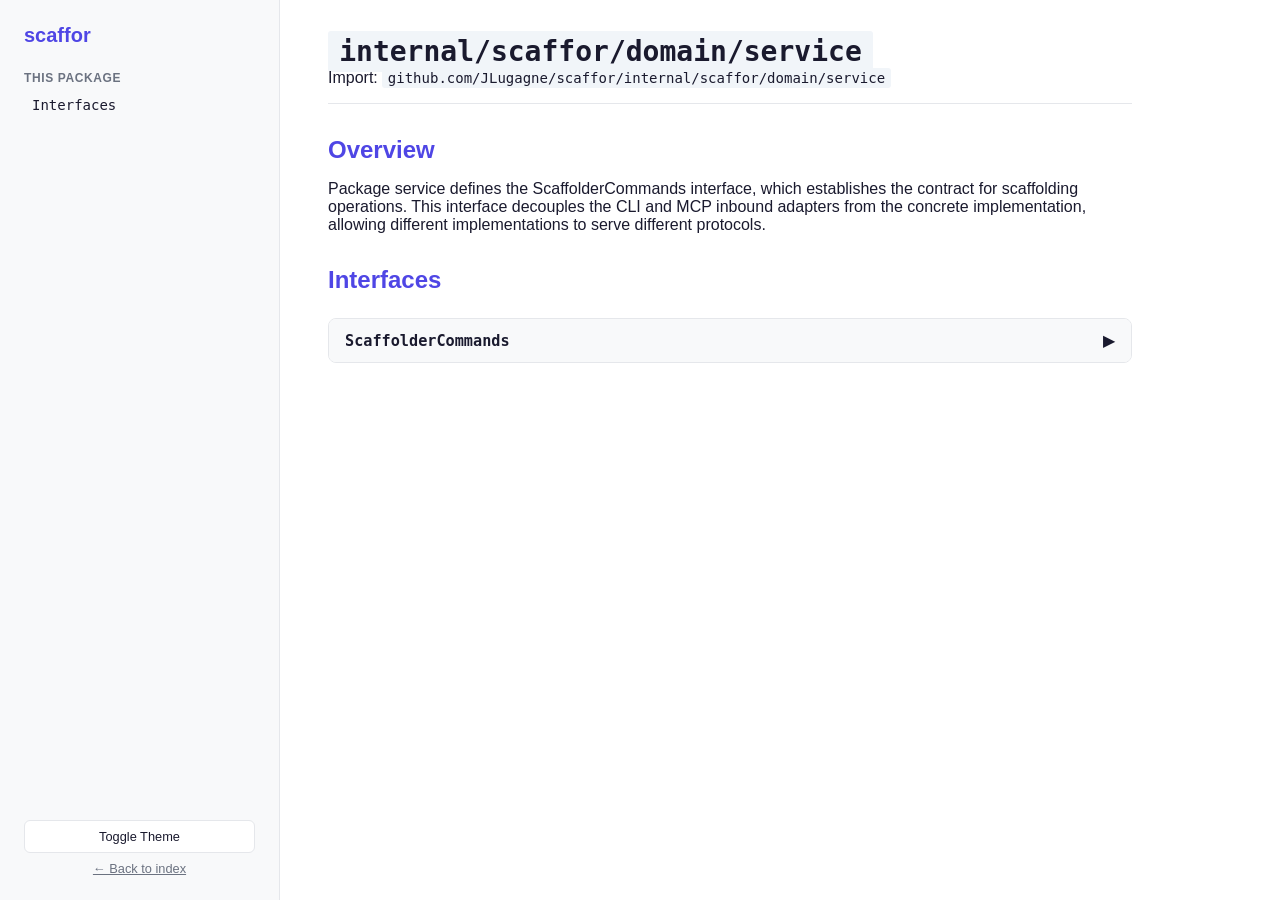
<file: examples/godoc-html/packages/service.html>
<!DOCTYPE html>
<html lang="en" data-theme="light">
<head>
  <meta charset="UTF-8">
  <meta name="viewport" content="width=device-width, initial-scale=1.0">
  <title>domain/service — scaffor</title>
  <link rel="stylesheet" href="../style.css">
</head>
<body>

  <nav class="sidebar">
    <div class="sidebar-header">
      <h1><a href="../index.html" style="color:inherit;text-decoration:none">scaffor</a></h1>
    </div>
    <div class="sidebar-section">
      <h3>This Package</h3>
      <ul>
        <li><a href="#interfaces">Interfaces</a></li>
      </ul>
    </div>
    <div class="sidebar-footer">
      <button id="theme-toggle" onclick="toggleTheme()">Toggle Theme</button>
      <a href="../index.html" style="display:block;margin-top:0.5rem;text-align:center;font-size:0.8rem;color:var(--text-muted)">← Back to index</a>
    </div>
  </nav>

  <main class="content">
    <header>
      <h1><code>internal/scaffor/domain/service</code></h1>
      <p>Import: <code>github.com/JLugagne/scaffor/internal/scaffor/domain/service</code></p>
    </header>

    <section>
      <h2>Overview</h2>
      <p>
        Package service defines the ScaffolderCommands interface, which establishes the contract for scaffolding operations. This interface decouples the CLI and MCP inbound adapters from the concrete implementation, allowing different implementations to serve different protocols.
      </p>
    </section>

    <section id="interfaces">
      <h2>Interfaces</h2>

      <div class="symbol-section">
        <div class="symbol-header">
          <h4>ScaffolderCommands</h4>
          <span class="arrow">▶</span>
        </div>
        <div class="symbol-body">
          <p>ScaffolderCommands defines the contract for all scaffolding operations.</p>
          <pre><code>type ScaffolderCommands interface {
    ListTemplates(ctx context.Context) ([]Template, error)
    GetTemplate(ctx context.Context, templateName string) (Template, error)
    Execute(ctx context.Context, templateName, commandName string, params map[string]string, opts ExecuteOptions) ([]FileEvent, error)
    Lint(ctx context.Context, templateName string, templateDir string) []LintError
    Test(ctx context.Context, templateName string) error
}</code></pre>
          <p><strong>Methods:</strong></p>
          <ul style="margin-top:0.5rem">
            <li><code>ListTemplates</code> — Discover all available templates</li>
            <li><code>GetTemplate</code> — Load a single template by name</li>
            <li><code>Execute</code> — Run a template command with parameters</li>
            <li><code>Lint</code> — Validate a template manifest</li>
            <li><code>Test</code> — Run a template's test suite</li>
          </ul>
          <p>This interface is implemented by <code>ScaffolderHandler</code> in the <code>app/commands</code> package and is consumed by CLI commands and the MCP server.</p>
        </div>
      </div>
    </section>
  </main>

  <script src="../app.js"></script>
</body>
</html>
</file>
<file: examples/godoc-html/style.css>
:root {
  --accent: #4f46e5;
  --accent-light: #4f46e522;
  --bg: #ffffff;
  --bg-secondary: #f8f9fa;
  --text: #1a1a2e;
  --text-muted: #6b7280;
  --border: #e5e7eb;
  --code-bg: #f1f5f9;
  --sidebar-bg: #f8f9fa;
  --shadow: 0 1px 3px rgba(0,0,0,0.1);
}

[data-theme="dark"] {
  --bg: #0f172a;
  --bg-secondary: #1e293b;
  --text: #e2e8f0;
  --text-muted: #94a3b8;
  --border: #334155;
  --code-bg: #1e293b;
  --sidebar-bg: #1e293b;
  --shadow: 0 1px 3px rgba(0,0,0,0.3);
}

* { margin: 0; padding: 0; box-sizing: border-box; }

body {
  font-family: -apple-system, BlinkMacSystemFont, "Segoe UI", Roboto, sans-serif;
  background: var(--bg);
  color: var(--text);
  display: flex;
  min-height: 100vh;
}

/* Sidebar */
.sidebar {
  width: 280px;
  background: var(--sidebar-bg);
  border-right: 1px solid var(--border);
  padding: 1.5rem;
  position: fixed;
  height: 100vh;
  overflow-y: auto;
  display: flex;
  flex-direction: column;
}

.sidebar-header h1 {
  font-size: 1.25rem;
  color: var(--accent);
}

.module-path {
  font-size: 0.75rem;
  color: var(--text-muted);
  font-family: monospace;
  margin-top: 0.25rem;
}

.sidebar-section { margin-top: 1.5rem; }
.sidebar-section h3 {
  font-size: 0.75rem;
  text-transform: uppercase;
  letter-spacing: 0.05em;
  color: var(--text-muted);
  margin-bottom: 0.5rem;
}

.sidebar-section ul { list-style: none; }
.sidebar-section li { margin-bottom: 0.25rem; }
.sidebar-section a {
  color: var(--text);
  text-decoration: none;
  font-size: 0.875rem;
  font-family: monospace;
  padding: 0.25rem 0.5rem;
  border-radius: 4px;
  display: block;
  transition: background 0.15s;
}
.sidebar-section a:hover {
  background: var(--accent-light);
  color: var(--accent);
}

.sidebar-footer {
  margin-top: auto;
  padding-top: 1rem;
}

#theme-toggle {
  width: 100%;
  padding: 0.5rem;
  border: 1px solid var(--border);
  border-radius: 6px;
  background: var(--bg);
  color: var(--text);
  cursor: pointer;
  font-size: 0.8rem;
}

/* Main content */
.content {
  margin-left: 280px;
  padding: 2rem 3rem;
  max-width: 900px;
  flex: 1;
}

.content header {
  margin-bottom: 2rem;
  padding-bottom: 1rem;
  border-bottom: 1px solid var(--border);
}

.content h1 { font-size: 2rem; }
.content h2 {
  font-size: 1.5rem;
  margin-top: 2rem;
  margin-bottom: 1rem;
  color: var(--accent);
}

code {
  font-family: "JetBrains Mono", "Fira Code", monospace;
  background: var(--code-bg);
  padding: 0.15em 0.4em;
  border-radius: 3px;
  font-size: 0.875em;
}

pre {
  background: var(--code-bg);
  padding: 1rem;
  border-radius: 8px;
  overflow-x: auto;
  border: 1px solid var(--border);
  margin: 0.75rem 0;
}
pre code { background: none; padding: 0; }

/* Package cards */
.package-grid {
  display: grid;
  grid-template-columns: repeat(auto-fill, minmax(280px, 1fr));
  gap: 1rem;
  margin-top: 1rem;
}

.package-card {
  background: var(--bg-secondary);
  border: 1px solid var(--border);
  border-radius: 8px;
  padding: 1.25rem;
  transition: box-shadow 0.2s;
}
.package-card:hover { box-shadow: var(--shadow); }
.package-card h3 {
  font-size: 1rem;
  font-family: monospace;
  color: var(--accent);
}
.package-card p {
  font-size: 0.875rem;
  color: var(--text-muted);
  margin-top: 0.5rem;
}

/* Stats */
.stats-grid {
  display: grid;
  grid-template-columns: repeat(4, 1fr);
  gap: 1rem;
  margin-top: 1rem;
}

.stat-card {
  text-align: center;
  background: var(--bg-secondary);
  border: 1px solid var(--border);
  border-radius: 8px;
  padding: 1.5rem 1rem;
}
.stat-number {
  display: block;
  font-size: 2rem;
  font-weight: 700;
  color: var(--accent);
}
.stat-label {
  font-size: 0.8rem;
  color: var(--text-muted);
  margin-top: 0.25rem;
}

/* Symbol sections */
.symbol-section {
  margin: 1.5rem 0;
  border: 1px solid var(--border);
  border-radius: 8px;
  overflow: hidden;
}

.symbol-header {
  background: var(--bg-secondary);
  padding: 0.75rem 1rem;
  cursor: pointer;
  display: flex;
  justify-content: space-between;
  align-items: center;
  user-select: none;
}
.symbol-header:hover { background: var(--accent-light); }
.symbol-header h4 {
  font-family: monospace;
  font-size: 0.95rem;
}

.symbol-body {
  padding: 1rem;
  display: none;
}
.symbol-body.open { display: block; }

.placeholder {
  color: var(--text-muted);
  font-style: italic;
}

/* Responsive */
@media (max-width: 768px) {
  .sidebar { display: none; }
  .content { margin-left: 0; padding: 1rem; }
  .stats-grid { grid-template-columns: repeat(2, 1fr); }
}
</file>
